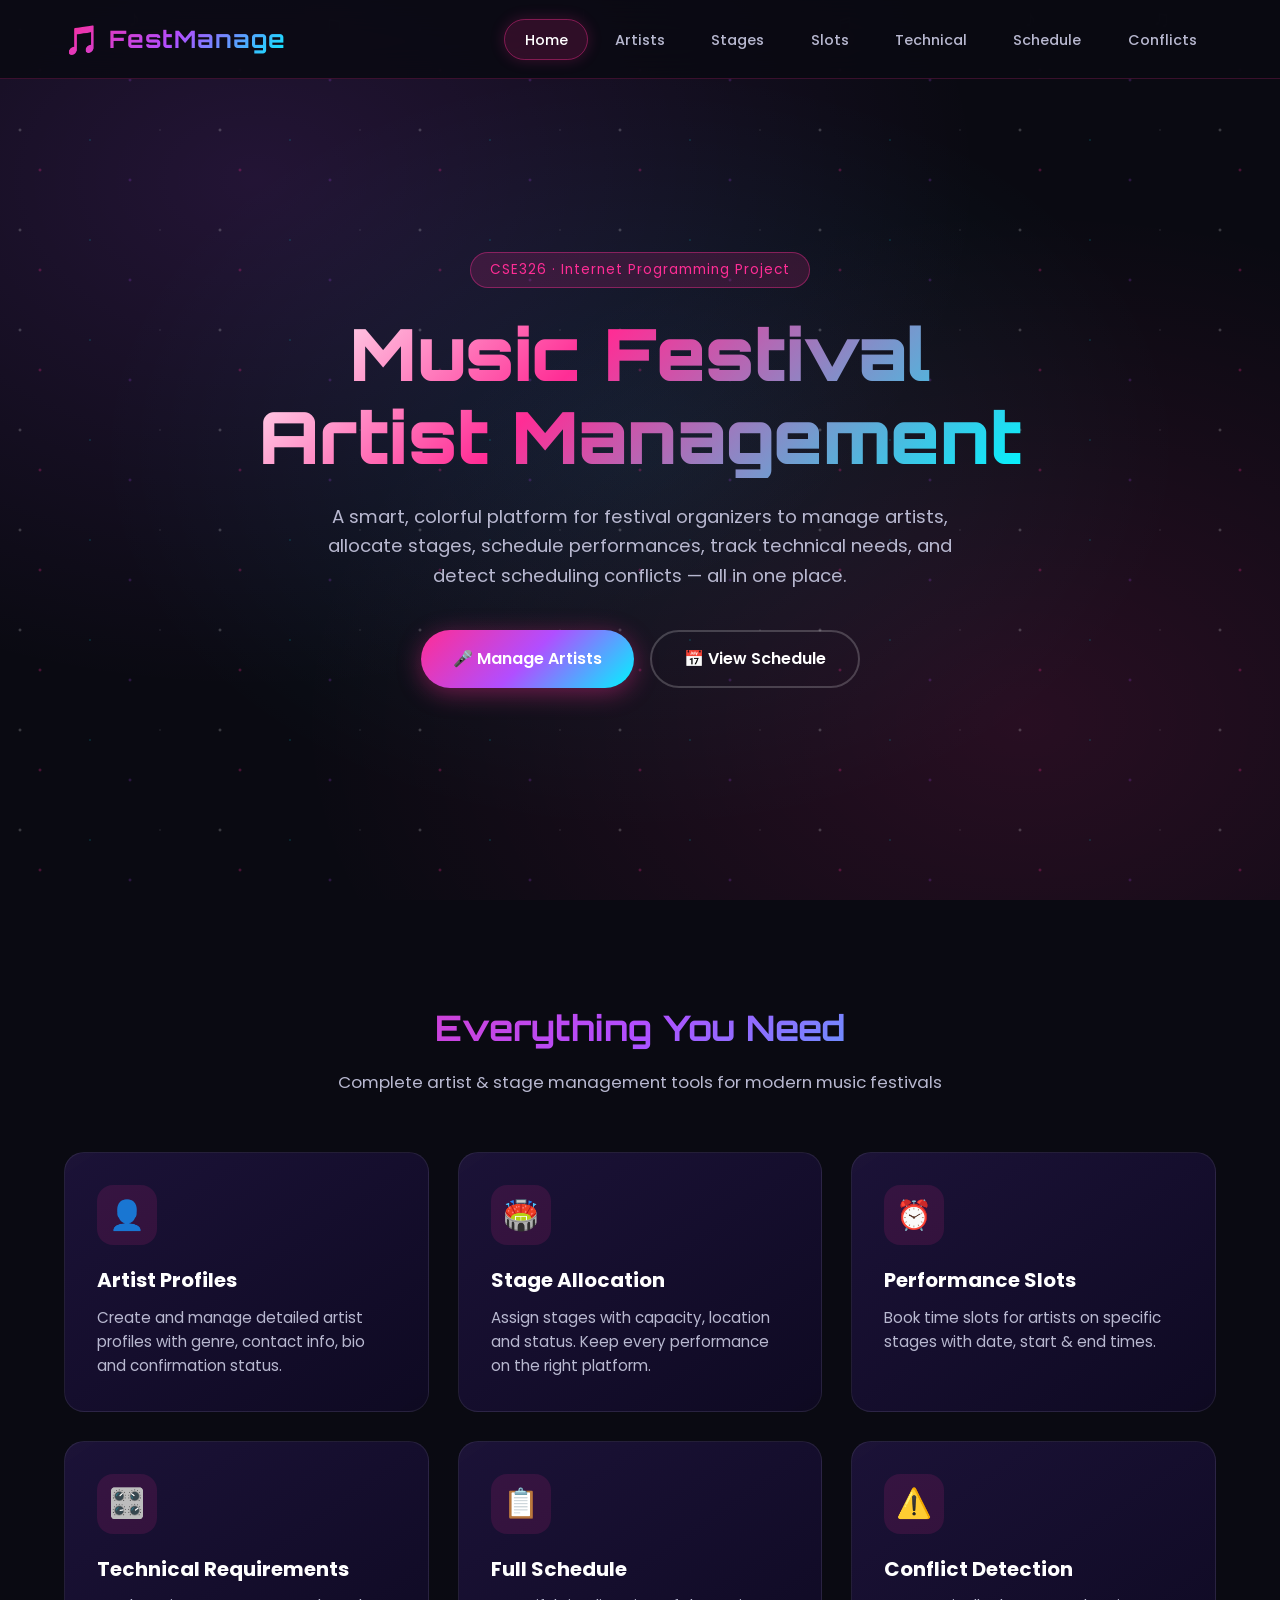
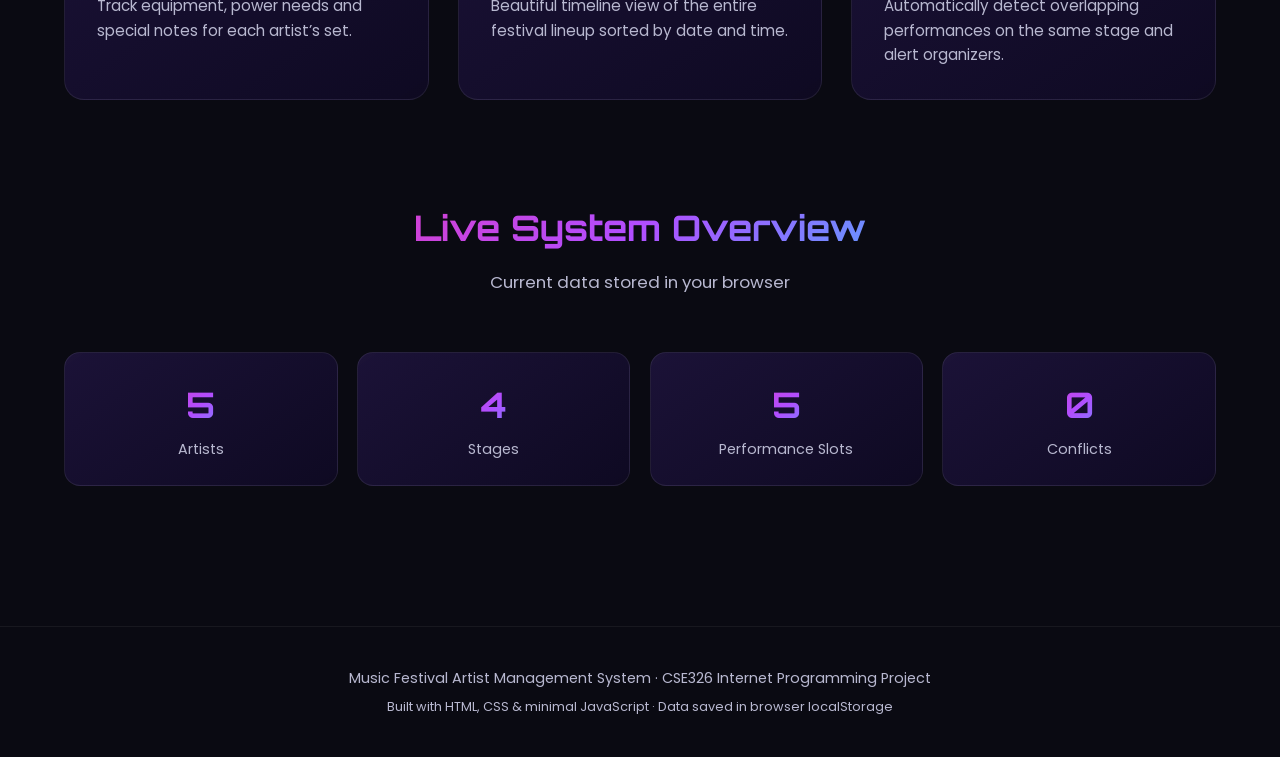
<file: index.html>
<!DOCTYPE html>
<html lang="en">
<head>
    <meta charset="UTF-8">
    <meta name="viewport" content="width=device-width, initial-scale=1.0">
    <title>Music Festival Artist Management System | CSE326 Project</title>
    <link rel="stylesheet" href="style.css">
</head>
<body>
    <div class="bg-animation"></div>

    <!-- Navigation -->
    <nav class="navbar">
        <div class="logo"><span>🎵</span> FestManage</div>
        <ul class="nav-links">
            <li><a href="index.html" class="active">Home</a></li>
            <li><a href="artists.html">Artists</a></li>
            <li><a href="stages.html">Stages</a></li>
            <li><a href="slots.html">Slots</a></li>
            <li><a href="technical.html">Technical</a></li>
            <li><a href="schedule.html">Schedule</a></li>
            <li><a href="conflicts.html">Conflicts</a></li>
        </ul>
        <div class="menu-toggle" onclick="toggleMenu()">
            <span></span><span></span><span></span>
        </div>
    </nav>

    <!-- Hero Section -->
    <section class="hero">
        <div class="music-notes">
            <div class="note">♪</div>
            <div class="note">♫</div>
            <div class="note">♩</div>
            <div class="note">♬</div>
            <div class="note">♪</div>
            <div class="note">♫</div>
        </div>

        <div class="hero-badge">CSE326 · Internet Programming Project</div>
        <h1>Music Festival<br>Artist Management</h1>
        <p>
            A smart, colorful platform for festival organizers to manage artists, 
            allocate stages, schedule performances, track technical needs, 
            and detect scheduling conflicts — all in one place.
        </p>
        <div class="hero-buttons">
            <a href="artists.html" class="btn btn-primary">🎤 Manage Artists</a>
            <a href="schedule.html" class="btn btn-secondary">📅 View Schedule</a>
        </div>
    </section>

    <!-- Features -->
    <section class="section">
        <div class="section-header">
            <h2>Everything You Need</h2>
            <p>Complete artist & stage management tools for modern music festivals</p>
        </div>

        <div class="features-grid">
            <div class="feature-card">
                <div class="feature-icon">👤</div>
                <h3>Artist Profiles</h3>
                <p>Create and manage detailed artist profiles with genre, contact info, bio and confirmation status.</p>
            </div>
            <div class="feature-card">
                <div class="feature-icon">🏟️</div>
                <h3>Stage Allocation</h3>
                <p>Assign stages with capacity, location and status. Keep every performance on the right platform.</p>
            </div>
            <div class="feature-card">
                <div class="feature-icon">⏰</div>
                <h3>Performance Slots</h3>
                <p>Book time slots for artists on specific stages with date, start & end times.</p>
            </div>
            <div class="feature-card">
                <div class="feature-icon">🎛️</div>
                <h3>Technical Requirements</h3>
                <p>Track equipment, power needs and special notes for each artist’s set.</p>
            </div>
            <div class="feature-card">
                <div class="feature-icon">📋</div>
                <h3>Full Schedule</h3>
                <p>Beautiful timeline view of the entire festival lineup sorted by date and time.</p>
            </div>
            <div class="feature-card">
                <div class="feature-icon">⚠️</div>
                <h3>Conflict Detection</h3>
                <p>Automatically detect overlapping performances on the same stage and alert organizers.</p>
            </div>
        </div>
    </section>

    <!-- Quick Stats Preview -->
    <section class="section" style="padding-top:0">
        <div class="section-header">
            <h2>Live System Overview</h2>
            <p>Current data stored in your browser</p>
        </div>
        <div class="stats-row">
            <div class="stat-card">
                <div class="stat-number" id="stat-artists">0</div>
                <div class="stat-label">Artists</div>
            </div>
            <div class="stat-card">
                <div class="stat-number" id="stat-stages">0</div>
                <div class="stat-label">Stages</div>
            </div>
            <div class="stat-card">
                <div class="stat-number" id="stat-slots">0</div>
                <div class="stat-label">Performance Slots</div>
            </div>
            <div class="stat-card">
                <div class="stat-number" id="stat-conflicts">0</div>
                <div class="stat-label">Conflicts</div>
            </div>
        </div>
    </section>

    <footer>
        <p>Music Festival Artist Management System · CSE326 Internet Programming Project</p>
        <p style="margin-top:0.4rem;font-size:0.8rem">Built with HTML, CSS & minimal JavaScript · Data saved in browser localStorage</p>
    </footer>

    <div id="toast" class="toast"></div>
    <script src="app.js"></script>
</body>
</html>
</file>
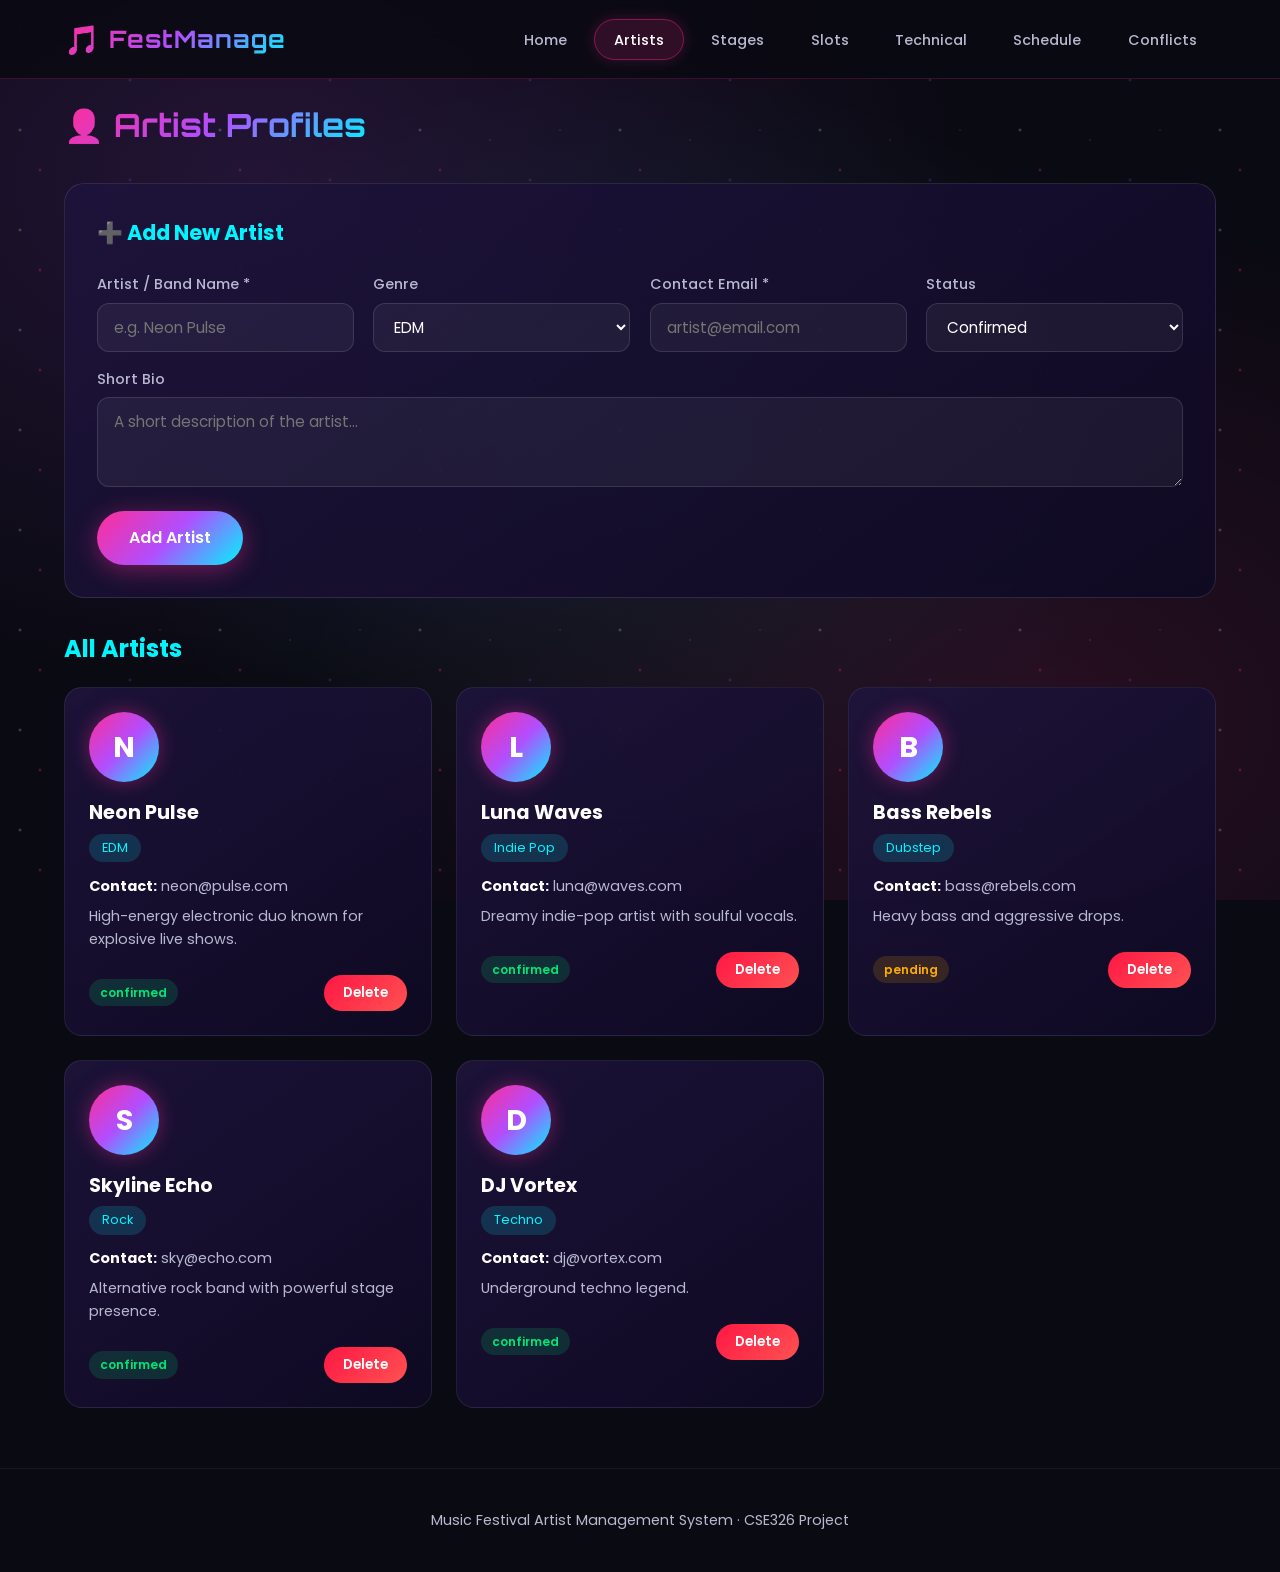
<file: artists.html>
<!DOCTYPE html>
<html lang="en">
<head>
    <meta charset="UTF-8">
    <meta name="viewport" content="width=device-width, initial-scale=1.0">
    <title>Artist Profiles | FestManage</title>
    <link rel="stylesheet" href="style.css">
</head>
<body>
    <div class="bg-animation"></div>

    <nav class="navbar">
        <div class="logo"><span>🎵</span> FestManage</div>
        <ul class="nav-links">
            <li><a href="index.html">Home</a></li>
            <li><a href="artists.html" class="active">Artists</a></li>
            <li><a href="stages.html">Stages</a></li>
            <li><a href="slots.html">Slots</a></li>
            <li><a href="technical.html">Technical</a></li>
            <li><a href="schedule.html">Schedule</a></li>
            <li><a href="conflicts.html">Conflicts</a></li>
        </ul>
        <div class="menu-toggle" onclick="toggleMenu()">
            <span></span><span></span><span></span>
        </div>
    </nav>

    <div class="page-container">
        <div class="page-title">
            <h1>👤 Artist Profiles</h1>
        </div>

        <!-- Add Artist Form -->
        <div class="form-card">
            <h2>➕ Add New Artist</h2>
            <form id="artist-form">
                <div class="form-grid">
                    <div class="form-group">
                        <label>Artist / Band Name *</label>
                        <input type="text" id="artist-name" placeholder="e.g. Neon Pulse" required>
                    </div>
                    <div class="form-group">
                        <label>Genre</label>
                        <select id="artist-genre">
                            <option value="EDM">EDM</option>
                            <option value="Techno">Techno</option>
                            <option value="House">House</option>
                            <option value="Dubstep">Dubstep</option>
                            <option value="Indie Pop">Indie Pop</option>
                            <option value="Rock">Rock</option>
                            <option value="Hip-Hop">Hip-Hop</option>
                            <option value="Pop">Pop</option>
                            <option value="Jazz">Jazz</option>
                            <option value="Other">Other</option>
                        </select>
                    </div>
                    <div class="form-group">
                        <label>Contact Email *</label>
                        <input type="email" id="artist-contact" placeholder="artist@email.com" required>
                    </div>
                    <div class="form-group">
                        <label>Status</label>
                        <select id="artist-status">
                            <option value="confirmed">Confirmed</option>
                            <option value="pending">Pending</option>
                        </select>
                    </div>
                </div>
                <div class="form-group">
                    <label>Short Bio</label>
                    <textarea id="artist-bio" placeholder="A short description of the artist..."></textarea>
                </div>
                <button type="submit" class="btn btn-primary">Add Artist</button>
            </form>
        </div>

        <!-- Artists List -->
        <h2 style="margin-bottom:1.2rem;color:var(--neon-cyan)">All Artists</h2>
        <div class="card-grid" id="artists-list">
            <!-- Filled by JS -->
        </div>
    </div>

    <footer>
        <p>Music Festival Artist Management System · CSE326 Project</p>
    </footer>

    <div id="toast" class="toast"></div>
    <script src="app.js"></script>
</body>
</html>
</file>
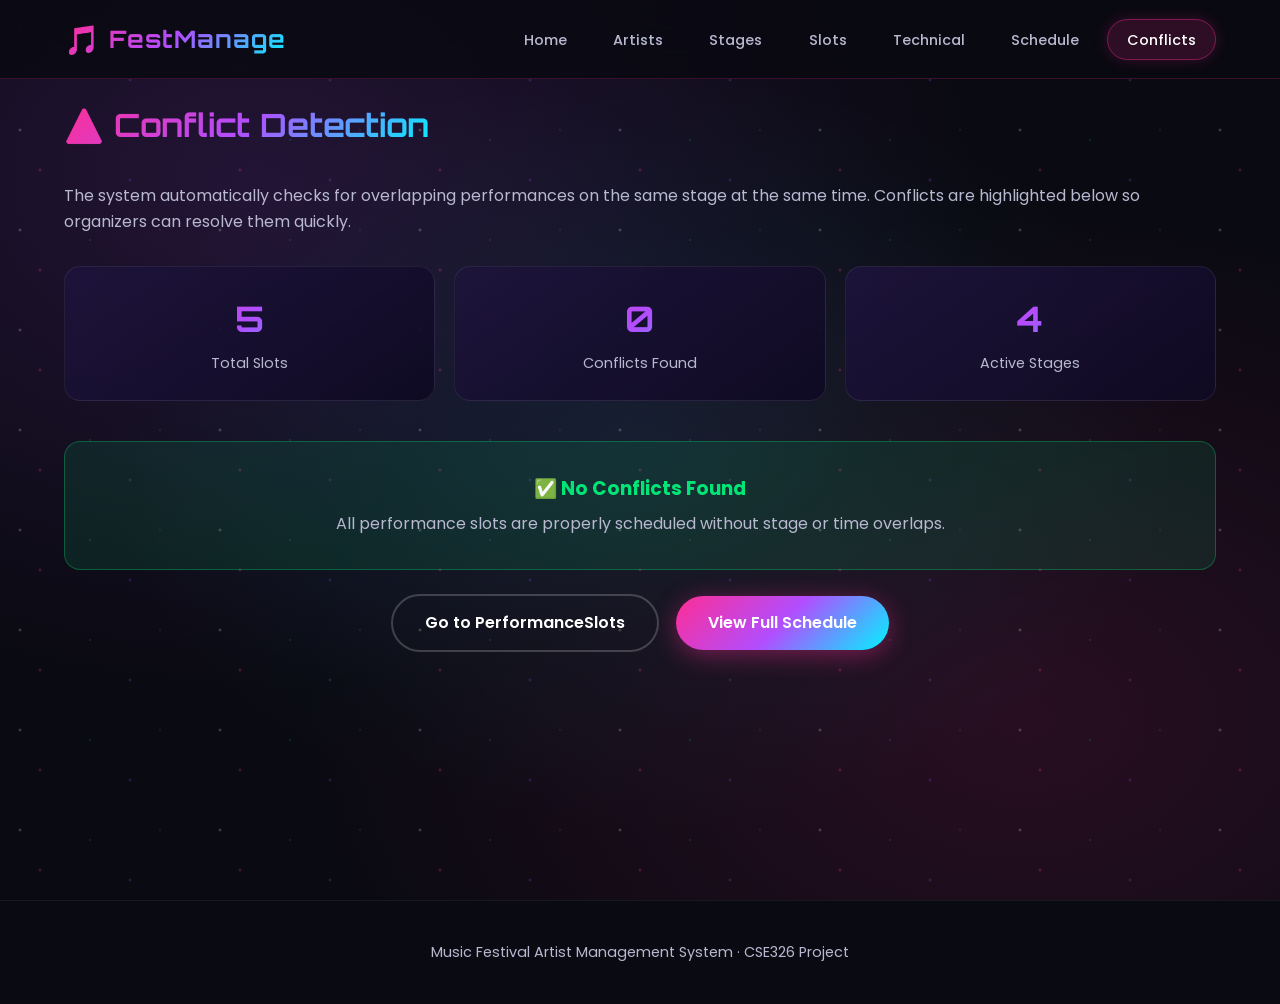
<file: conflicts.html>
<!DOCTYPE html>
<html lang="en">
<head>
    <meta charset="UTF-8">
    <meta name="viewport" content="width=device-width, initial-scale=1.0">
    <title>Conflict Detection | FestManage</title>
    <link rel="stylesheet" href="style.css">
</head>
<body>
    <div class="bg-animation"></div>

    <nav class="navbar">
        <div class="logo"><span>🎵</span> FestManage</div>
        <ul class="nav-links">
            <li><a href="index.html">Home</a></li>
            <li><a href="artists.html">Artists</a></li>
            <li><a href="stages.html">Stages</a></li>
            <li><a href="slots.html">Slots</a></li>
            <li><a href="technical.html">Technical</a></li>
            <li><a href="schedule.html">Schedule</a></li>
            <li><a href="conflicts.html" class="active">Conflicts</a></li>
        </ul>
        <div class="menu-toggle" onclick="toggleMenu()">
            <span></span><span></span><span></span>
        </div>
    </nav>

    <div class="page-container">
        <div class="page-title">
            <h1>⚠️ Conflict Detection</h1>
        </div>

        <p style="color:var(--text-secondary);margin-bottom:2rem">
            The system automatically checks for overlapping performances on the same stage at the same time.
            Conflicts are highlighted below so organizers can resolve them quickly.
        </p>

        <!-- Stats -->
        <div class="stats-row">
            <div class="stat-card">
                <div class="stat-number" id="stat-slots">0</div>
                <div class="stat-label">Total Slots</div>
            </div>
            <div class="stat-card">
                <div class="stat-number" id="stat-conflicts">0</div>
                <div class="stat-label">Conflicts Found</div>
            </div>
            <div class="stat-card">
                <div class="stat-number" id="stat-stages">0</div>
                <div class="stat-label">Active Stages</div>
            </div>
        </div>

        <!-- Conflicts Area -->
        <div id="conflicts-area">
            <!-- Filled by JS -->
        </div>

        <div class="mt-2" style="text-align:center">
            <a href="slots.html" class="btn btn-secondary">Go to PerformanceSlots</a>
            <a href="schedule.html" class="btn btn-primary" style="margin-left:0.8rem">View Full Schedule</a>
        </div>
    </div>

    <footer>
        <p>Music Festival Artist Management System · CSE326 Project</p>
    </footer>

    <div id="toast" class="toast"></div>
    <script src="app.js"></script>
</body>
</html>
</file>
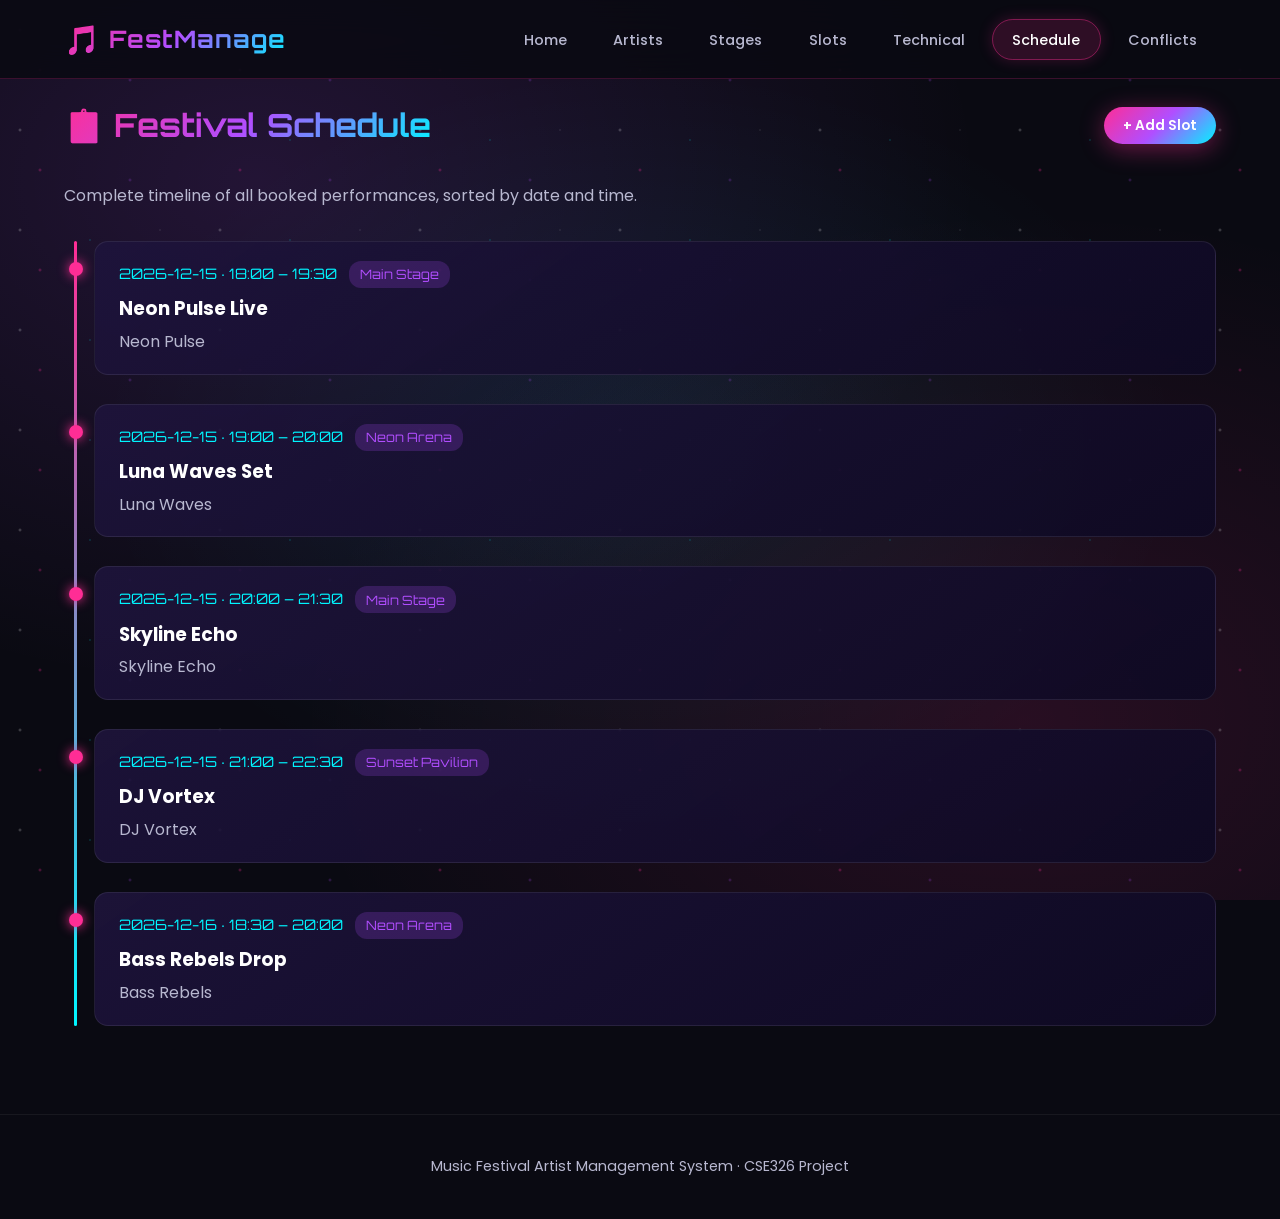
<file: schedule.html>
<!DOCTYPE html>
<html lang="en">
<head>
    <meta charset="UTF-8">
    <meta name="viewport" content="width=device-width, initial-scale=1.0">
    <title>Festival Schedule | FestManage</title>
    <link rel="stylesheet" href="style.css">
</head>
<body>
    <div class="bg-animation"></div>

    <nav class="navbar">
        <div class="logo"><span>🎵</span> FestManage</div>
        <ul class="nav-links">
            <li><a href="index.html">Home</a></li>
            <li><a href="artists.html">Artists</a></li>
            <li><a href="stages.html">Stages</a></li>
            <li><a href="slots.html">Slots</a></li>
            <li><a href="technical.html">Technical</a></li>
            <li><a href="schedule.html" class="active">Schedule</a></li>
            <li><a href="conflicts.html">Conflicts</a></li>
        </ul>
        <div class="menu-toggle" onclick="toggleMenu()">
            <span></span><span></span><span></span>
        </div>
    </nav>

    <div class="page-container">
        <div class="page-title">
            <h1>📋 Festival Schedule</h1>
            <a href="slots.html" class="btn btn-primary btn-sm">+ Add Slot</a>
        </div>

        <p style="color:var(--text-secondary);margin-bottom:2rem">
            Complete timeline of all booked performances, sorted by date and time.
        </p>

        <div class="timeline" id="schedule-timeline">
            <!-- Filled by JS -->
        </div>
    </div>

    <footer>
        <p>Music Festival Artist Management System · CSE326 Project</p>
    </footer>

    <div id="toast" class="toast"></div>
    <script src="app.js"></script>
</body>
</html>
</file>
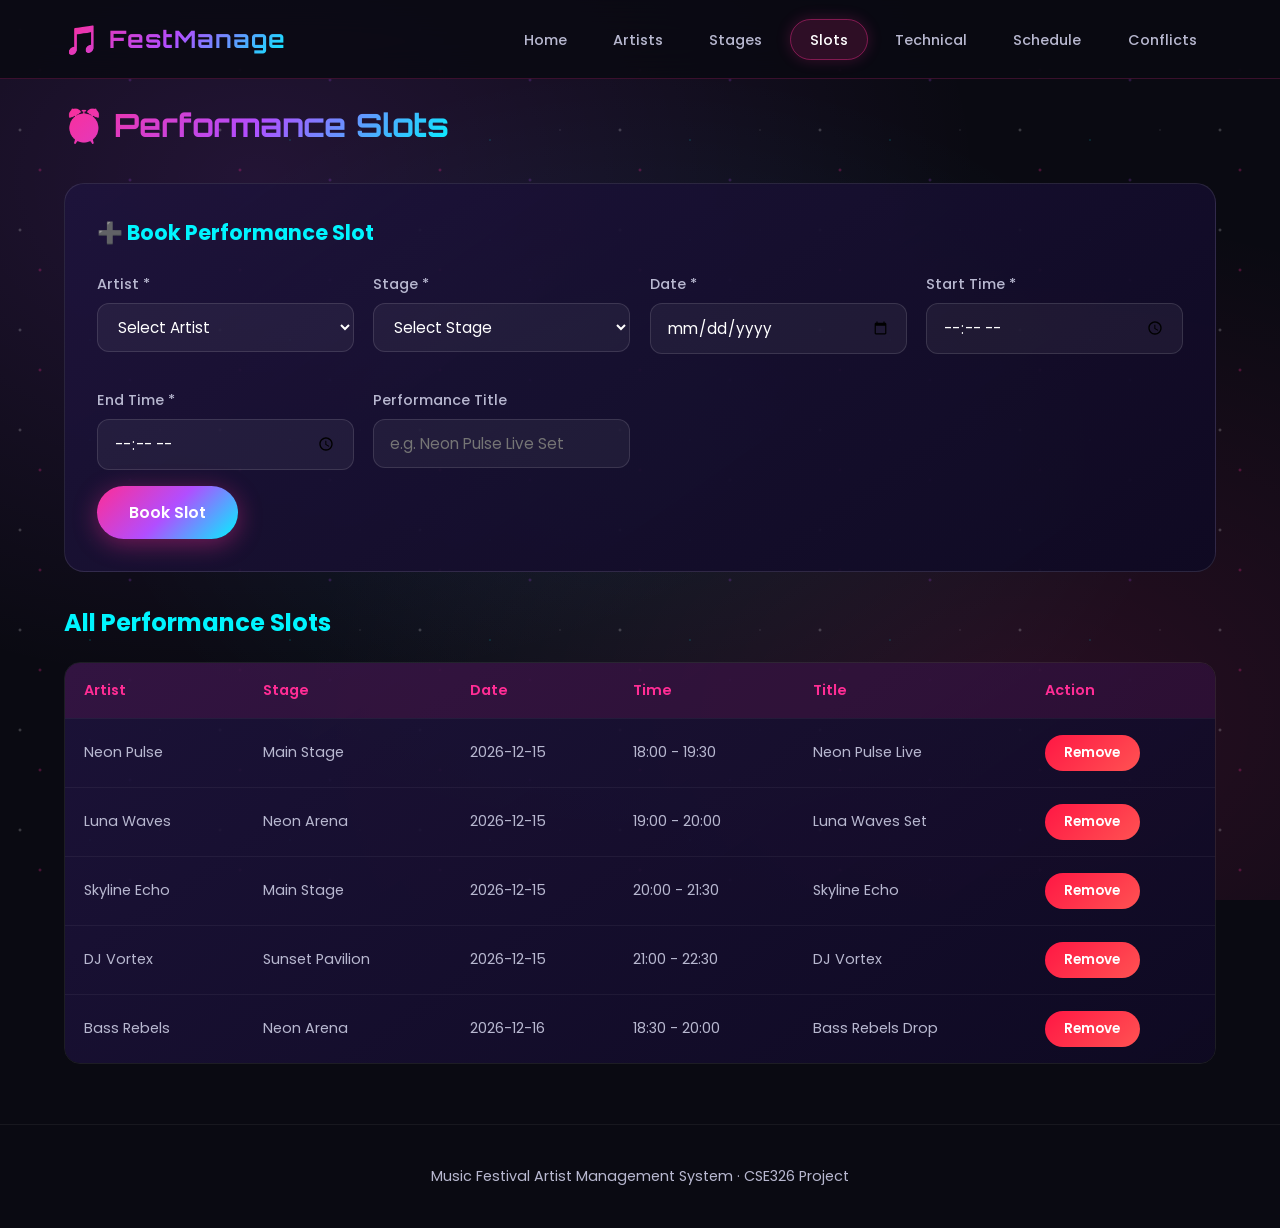
<file: slots.html>
<!DOCTYPE html>
<html lang="en">
<head>
    <meta charset="UTF-8">
    <meta name="viewport" content="width=device-width, initial-scale=1.0">
    <title>PerformanceSlots | FestManage</title>
    <link rel="stylesheet" href="style.css">
</head>
<body>
    <div class="bg-animation"></div>

    <nav class="navbar">
        <div class="logo"><span>🎵</span> FestManage</div>
        <ul class="nav-links">
            <li><a href="index.html">Home</a></li>
            <li><a href="artists.html">Artists</a></li>
            <li><a href="stages.html">Stages</a></li>
            <li><a href="slots.html" class="active">Slots</a></li>
            <li><a href="technical.html">Technical</a></li>
            <li><a href="schedule.html">Schedule</a></li>
            <li><a href="conflicts.html">Conflicts</a></li>
        </ul>
        <div class="menu-toggle" onclick="toggleMenu()">
            <span></span><span></span><span></span>
        </div>
    </nav>

    <div class="page-container">
        <div class="page-title">
            <h1>⏰ Performance Slots</h1>
        </div>

        <!-- Add Slot Form -->
        <div class="form-card">
            <h2>➕ Book Performance Slot</h2>
            <form id="slot-form">
                <div class="form-grid">
                    <div class="form-group">
                        <label>Artist *</label>
                        <select id="slot-artist" class="artist-select" required>
                            <option value="">Select Artist</option>
                        </select>
                    </div>
                    <div class="form-group">
                        <label>Stage *</label>
                        <select id="slot-stage" class="stage-select" required>
                            <option value="">Select Stage</option>
                        </select>
                    </div>
                    <div class="form-group">
                        <label>Date *</label>
                        <input type="date" id="slot-date" required>
                    </div>
                    <div class="form-group">
                        <label>Start Time *</label>
                        <input type="time" id="slot-start" required>
                    </div>
                    <div class="form-group">
                        <label>End Time *</label>
                        <input type="time" id="slot-end" required>
                    </div>
                    <div class="form-group">
                        <label>Performance Title</label>
                        <input type="text" id="slot-title" placeholder="e.g. Neon Pulse Live Set">
                    </div>
                </div>
                <button type="submit" class="btn btn-primary">Book Slot</button>
            </form>
        </div>

        <!-- Slots Table -->
        <h2 style="margin-bottom:1.2rem;color:var(--neon-cyan)">All Performance Slots</h2>
        <div id="slots-list">
            <!-- Filled by JS -->
        </div>
    </div>

    <footer>
        <p>Music Festival Artist Management System · CSE326 Project</p>
    </footer>

    <div id="toast" class="toast"></div>
    <script src="app.js"></script>
</body>
</html>
</file>
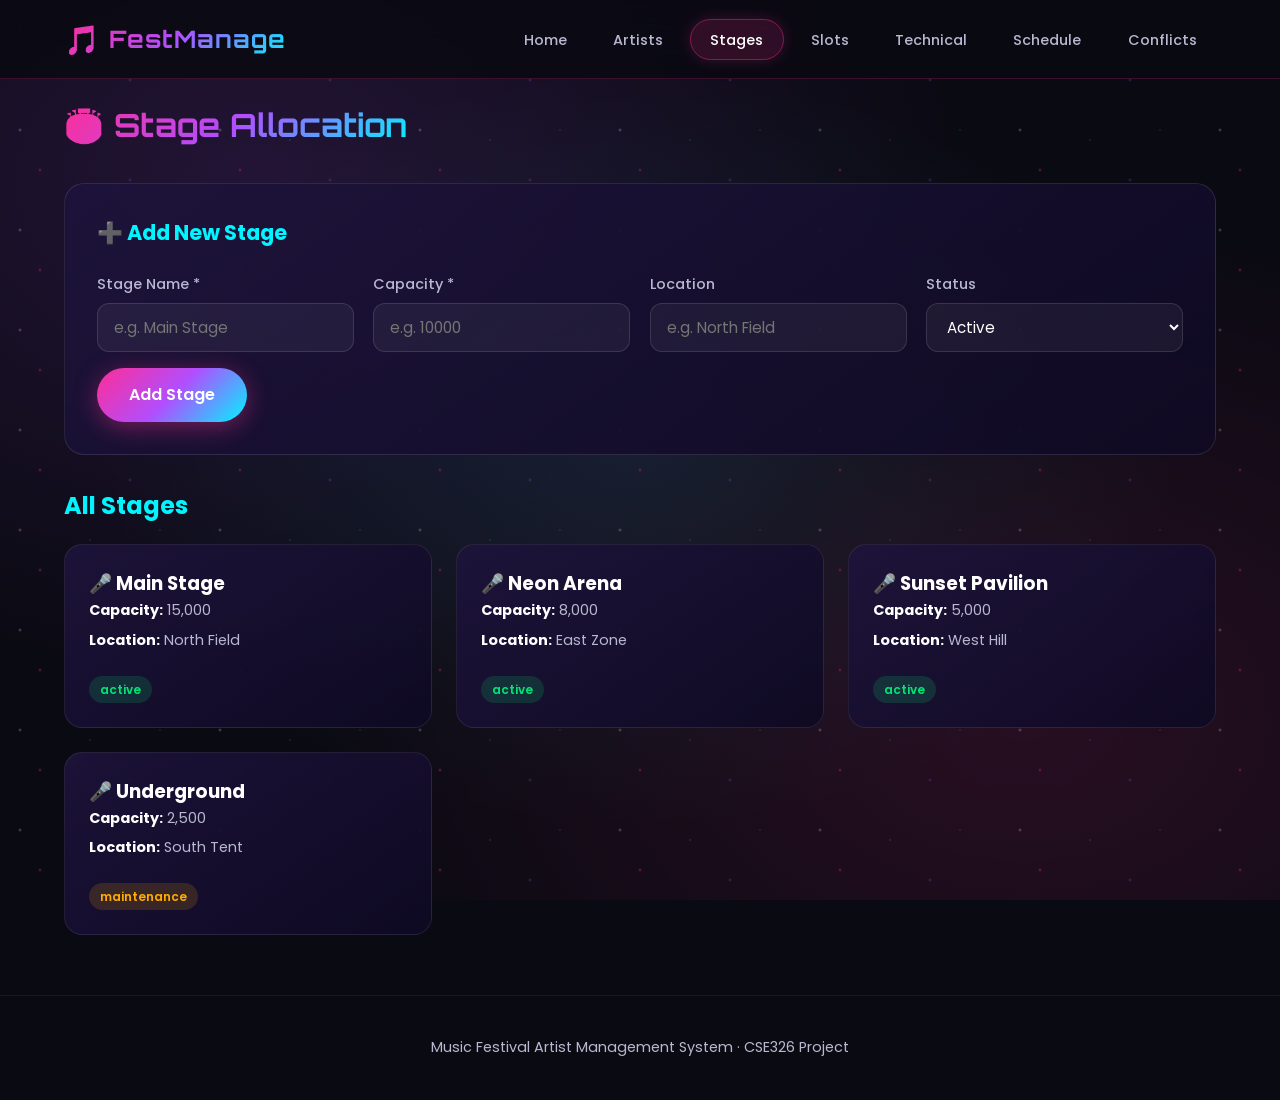
<file: stages.html>
<!DOCTYPE html>
<html lang="en">
<head>
    <meta charset="UTF-8">
    <meta name="viewport" content="width=device-width, initial-scale=1.0">
    <title>Stage Allocation | FestManage</title>
    <link rel="stylesheet" href="style.css">
</head>
<body>
    <div class="bg-animation"></div>

    <nav class="navbar">
        <div class="logo"><span>🎵</span> FestManage</div>
        <ul class="nav-links">
            <li><a href="index.html">Home</a></li>
            <li><a href="artists.html">Artists</a></li>
            <li><a href="stages.html" class="active">Stages</a></li>
            <li><a href="slots.html">Slots</a></li>
            <li><a href="technical.html">Technical</a></li>
            <li><a href="schedule.html">Schedule</a></li>
            <li><a href="conflicts.html">Conflicts</a></li>
        </ul>
        <div class="menu-toggle" onclick="toggleMenu()">
            <span></span><span></span><span></span>
        </div>
    </nav>

    <div class="page-container">
        <div class="page-title">
            <h1>🏟️ Stage Allocation</h1>
        </div>

        <!-- Add Stage Form -->
        <div class="form-card">
            <h2>➕ Add New Stage</h2>
            <form id="stage-form">
                <div class="form-grid">
                    <div class="form-group">
                        <label>Stage Name *</label>
                        <input type="text" id="stage-name" placeholder="e.g. Main Stage" required>
                    </div>
                    <div class="form-group">
                        <label>Capacity *</label>
                        <input type="number" id="stage-capacity" placeholder="e.g. 10000" min="100" required>
                    </div>
                    <div class="form-group">
                        <label>Location</label>
                        <input type="text" id="stage-location" placeholder="e.g. North Field">
                    </div>
                    <div class="form-group">
                        <label>Status</label>
                        <select id="stage-status">
                            <option value="active">Active</option>
                            <option value="maintenance">Maintenance</option>
                        </select>
                    </div>
                </div>
                <button type="submit" class="btn btn-primary">Add Stage</button>
            </form>
        </div>

        <!-- Stages List -->
        <h2 style="margin-bottom:1.2rem;color:var(--neon-cyan)">All Stages</h2>
        <div class="card-grid" id="stages-list">
            <!-- Filled by JS -->
        </div>
    </div>

    <footer>
        <p>Music Festival Artist Management System · CSE326 Project</p>
    </footer>

    <div id="toast" class="toast"></div>
    <script src="app.js"></script>
</body>
</html>
</file>
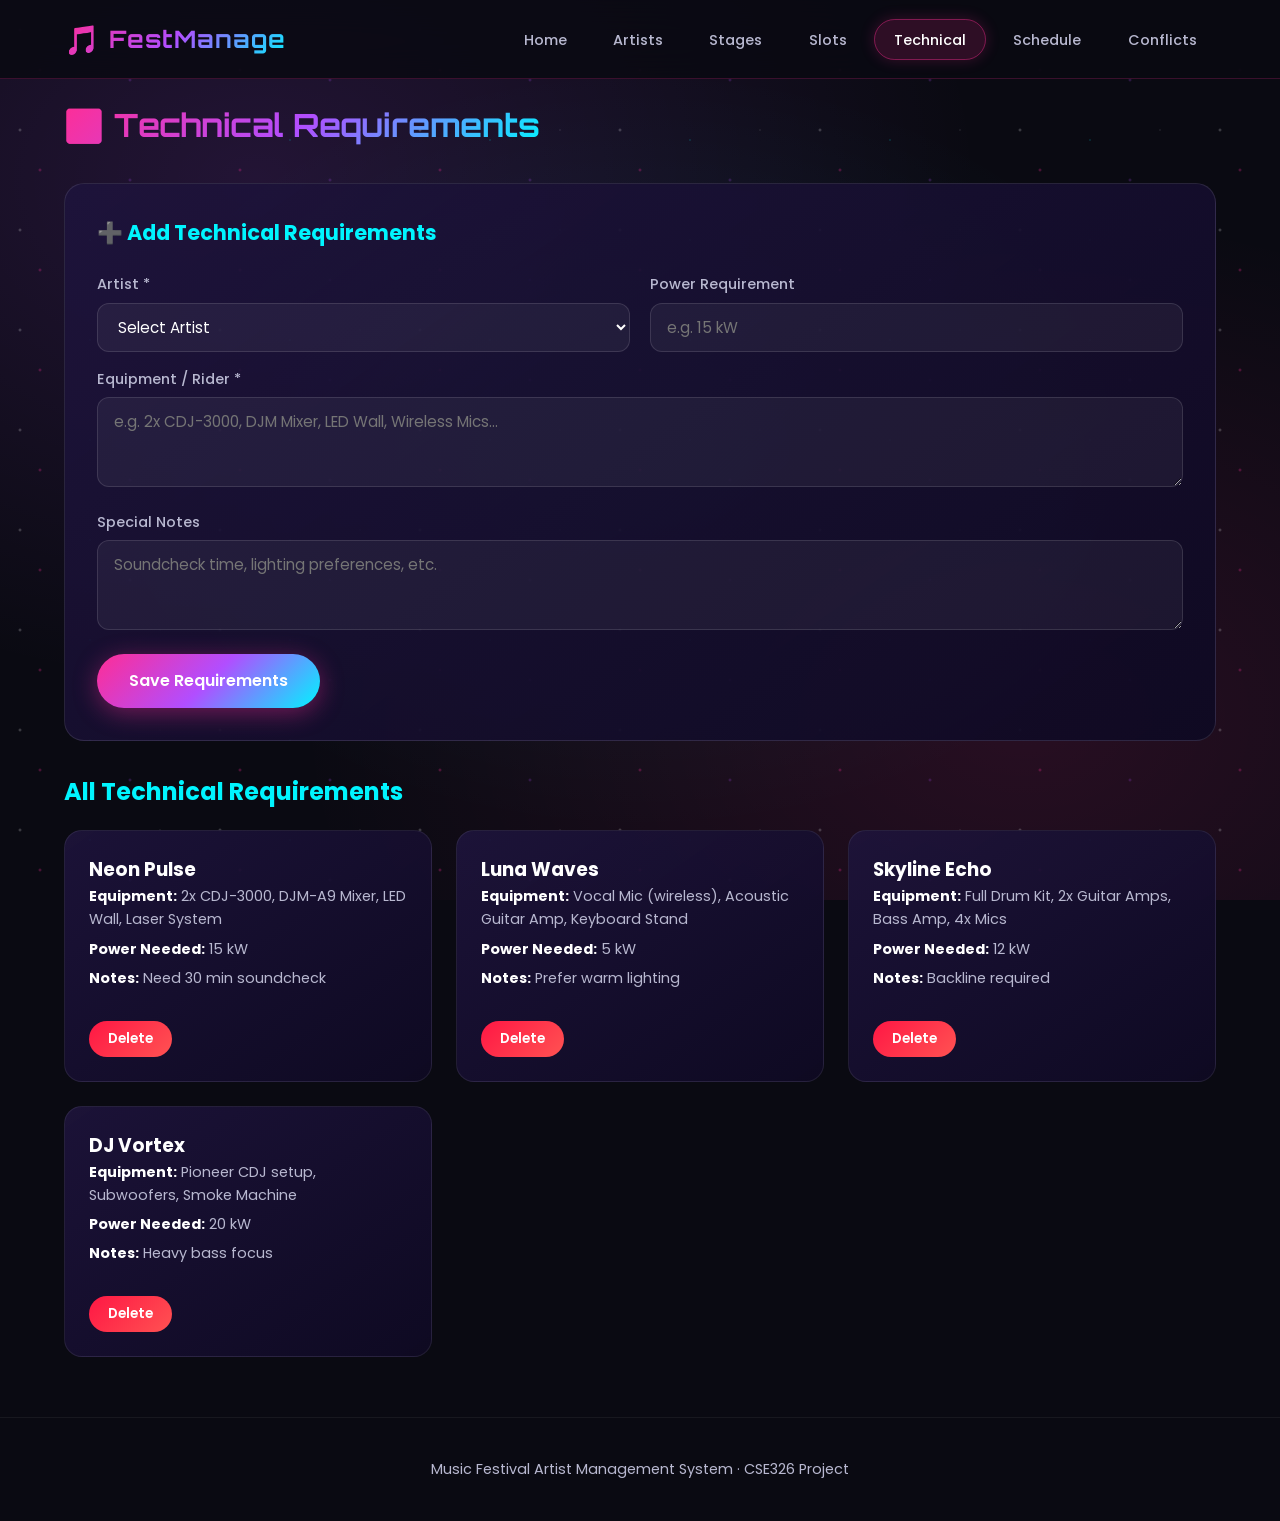
<file: technical.html>
<!DOCTYPE html>
<html lang="en">
<head>
    <meta charset="UTF-8">
    <meta name="viewport" content="width=device-width, initial-scale=1.0">
    <title>Technical Requirements | FestManage</title>
    <link rel="stylesheet" href="style.css">
</head>
<body>
    <div class="bg-animation"></div>

    <nav class="navbar">
        <div class="logo"><span>🎵</span> FestManage</div>
        <ul class="nav-links">
            <li><a href="index.html">Home</a></li>
            <li><a href="artists.html">Artists</a></li>
            <li><a href="stages.html">Stages</a></li>
            <li><a href="slots.html">Slots</a></li>
            <li><a href="technical.html" class="active">Technical</a></li>
            <li><a href="schedule.html">Schedule</a></li>
            <li><a href="conflicts.html">Conflicts</a></li>
        </ul>
        <div class="menu-toggle" onclick="toggleMenu()">
            <span></span><span></span><span></span>
        </div>
    </nav>

    <div class="page-container">
        <div class="page-title">
            <h1>🎛️ Technical Requirements</h1>
        </div>

        <!-- Add Tech Form -->
        <div class="form-card">
            <h2>➕ Add Technical Requirements</h2>
            <form id="tech-form">
                <div class="form-grid">
                    <div class="form-group">
                        <label>Artist *</label>
                        <select id="tech-artist" class="artist-select" required>
                            <option value="">Select Artist</option>
                        </select>
                    </div>
                    <div class="form-group">
                        <label>Power Requirement</label>
                        <input type="text" id="tech-power" placeholder="e.g. 15 kW">
                    </div>
                </div>
                <div class="form-group">
                    <label>Equipment / Rider *</label>
                    <textarea id="tech-items" placeholder="e.g. 2x CDJ-3000, DJM Mixer, LED Wall, Wireless Mics..." required></textarea>
                </div>
                <div class="form-group">
                    <label>Special Notes</label>
                    <textarea id="tech-notes" placeholder="Soundcheck time, lighting preferences, etc."></textarea>
                </div>
                <button type="submit" class="btn btn-primary">Save Requirements</button>
            </form>
        </div>

        <!-- Tech List -->
        <h2 style="margin-bottom:1.2rem;color:var(--neon-cyan)">All Technical Requirements</h2>
        <div class="card-grid" id="tech-list">
            <!-- Filled by JS -->
        </div>
    </div>

    <footer>
        <p>Music Festival Artist Management System · CSE326 Project</p>
    </footer>

    <div id="toast" class="toast"></div>
    <script src="app.js"></script>
</body>
</html>
</file>
<file: style.css>
/* ============================================
   MUSIC FESTIVAL ARTIST MANAGEMENT SYSTEM
   CSE326 - Internet Programming Project
   Beautiful Neon Festival Theme
============================================ */

@import url('https://fonts.googleapis.com/css2?family=Poppins:wght@300;400;500;600;700;800&family=Orbitron:wght@500;700;900&display=swap');

:root {
    --bg-dark: #0a0a12;
    --bg-card: rgba(20, 15, 40, 0.75);
    --bg-glass: rgba(255, 255, 255, 0.05);
    --neon-pink: #ff2d95;
    --neon-cyan: #00f5ff;
    --neon-purple: #b14eff;
    --neon-orange: #ff6b35;
    --neon-yellow: #ffe66d;
    --text-primary: #ffffff;
    --text-secondary: #b8b8d0;
    --border-glow: rgba(255, 45, 149, 0.3);
    --success: #00e676;
    --warning: #ffab00;
    --danger: #ff1744;
    --gradient-main: linear-gradient(135deg, #ff2d95, #b14eff, #00f5ff);
    --gradient-card: linear-gradient(145deg, rgba(30, 20, 60, 0.9), rgba(15, 10, 35, 0.95));
    --shadow-neon: 0 0 20px rgba(255, 45, 149, 0.4);
    --shadow-cyan: 0 0 20px rgba(0, 245, 255, 0.3);
}

* {
    margin: 0;
    padding: 0;
    box-sizing: border-box;
}

html {
    scroll-behavior: smooth;
}

body {
    font-family: 'Poppins', sans-serif;
    background: var(--bg-dark);
    color: var(--text-primary);
    min-height: 100vh;
    overflow-x: hidden;
    line-height: 1.6;
}

/* Animated Background */
.bg-animation {
    position: fixed;
    top: 0;
    left: 0;
    width: 100%;
    height: 100%;
    z-index: -1;
    background: 
        radial-gradient(ellipse at 20% 20%, rgba(177, 78, 255, 0.15) 0%, transparent 50%),
        radial-gradient(ellipse at 80% 80%, rgba(255, 45, 149, 0.12) 0%, transparent 50%),
        radial-gradient(ellipse at 50% 50%, rgba(0, 245, 255, 0.08) 0%, transparent 60%),
        var(--bg-dark);
}

.bg-animation::before {
    content: '';
    position: absolute;
    width: 100%;
    height: 100%;
    background-image: 
        radial-gradient(2px 2px at 20px 30px, rgba(255,255,255,0.3), transparent),
        radial-gradient(2px 2px at 40px 70px, rgba(255,45,149,0.4), transparent),
        radial-gradient(1px 1px at 90px 40px, rgba(0,245,255,0.4), transparent),
        radial-gradient(2px 2px at 130px 80px, rgba(177,78,255,0.3), transparent),
        radial-gradient(1px 1px at 160px 30px, rgba(255,255,255,0.2), transparent);
    background-size: 200px 100px;
    animation: twinkle 8s linear infinite;
}

@keyframes twinkle {
    0%, 100% { opacity: 0.6; }
    50% { opacity: 1; }
}

/* ========== NAVIGATION ========== */
.navbar {
    position: fixed;
    top: 0;
    left: 0;
    width: 100%;
    padding: 1rem 5%;
    display: flex;
    justify-content: space-between;
    align-items: center;
    background: rgba(10, 10, 18, 0.85);
    backdrop-filter: blur(20px);
    border-bottom: 1px solid rgba(255, 45, 149, 0.2);
    z-index: 1000;
    transition: all 0.3s ease;
}

.logo {
    font-family: 'Orbitron', sans-serif;
    font-size: 1.5rem;
    font-weight: 700;
    background: var(--gradient-main);
    -webkit-background-clip: text;
    -webkit-text-fill-color: transparent;
    background-clip: text;
    letter-spacing: 1px;
    display: flex;
    align-items: center;
    gap: 0.5rem;
}

.logo span {
    font-size: 1.8rem;
}

.nav-links {
    display: flex;
    gap: 0.5rem;
    list-style: none;
}

.nav-links a {
    color: var(--text-secondary);
    text-decoration: none;
    padding: 0.6rem 1.2rem;
    border-radius: 50px;
    font-size: 0.9rem;
    font-weight: 500;
    transition: all 0.3s ease;
    position: relative;
}

.nav-links a:hover,
.nav-links a.active {
    color: var(--text-primary);
    background: rgba(255, 45, 149, 0.15);
    box-shadow: 0 0 15px rgba(255, 45, 149, 0.2);
}

.nav-links a.active {
    border: 1px solid rgba(255, 45, 149, 0.4);
}

.menu-toggle {
    display: none;
    flex-direction: column;
    gap: 5px;
    cursor: pointer;
    padding: 5px;
}

.menu-toggle span {
    width: 25px;
    height: 3px;
    background: var(--neon-pink);
    border-radius: 3px;
    transition: 0.3s;
}

/* ========== HERO SECTION ========== */
.hero {
    min-height: 100vh;
    display: flex;
    flex-direction: column;
    justify-content: center;
    align-items: center;
    text-align: center;
    padding: 120px 5% 80px;
    position: relative;
}

.hero-badge {
    display: inline-block;
    padding: 0.4rem 1.2rem;
    background: rgba(255, 45, 149, 0.15);
    border: 1px solid rgba(255, 45, 149, 0.4);
    border-radius: 50px;
    font-size: 0.85rem;
    color: var(--neon-pink);
    margin-bottom: 1.5rem;
    letter-spacing: 1px;
    animation: pulse-glow 2s ease-in-out infinite;
}

@keyframes pulse-glow {
    0%, 100% { box-shadow: 0 0 10px rgba(255, 45, 149, 0.3); }
    50% { box-shadow: 0 0 25px rgba(255, 45, 149, 0.6); }
}

.hero h1 {
    font-family: 'Orbitron', sans-serif;
    font-size: clamp(2.5rem, 6vw, 4.5rem);
    font-weight: 900;
    line-height: 1.15;
    margin-bottom: 1.5rem;
    background: linear-gradient(135deg, #fff 0%, #ff2d95 40%, #00f5ff 100%);
    -webkit-background-clip: text;
    -webkit-text-fill-color: transparent;
    background-clip: text;
}

.hero p {
    font-size: 1.15rem;
    color: var(--text-secondary);
    max-width: 650px;
    margin-bottom: 2.5rem;
}

.hero-buttons {
    display: flex;
    gap: 1rem;
    flex-wrap: wrap;
    justify-content: center;
}

.btn {
    display: inline-flex;
    align-items: center;
    gap: 0.5rem;
    padding: 0.9rem 2rem;
    border-radius: 50px;
    font-weight: 600;
    font-size: 1rem;
    text-decoration: none;
    cursor: pointer;
    border: none;
    transition: all 0.3s ease;
    font-family: 'Poppins', sans-serif;
}

.btn-primary {
    background: var(--gradient-main);
    color: white;
    box-shadow: 0 5px 25px rgba(255, 45, 149, 0.4);
}

.btn-primary:hover {
    transform: translateY(-3px);
    box-shadow: 0 8px 35px rgba(255, 45, 149, 0.6);
}

.btn-secondary {
    background: transparent;
    color: var(--text-primary);
    border: 2px solid rgba(255, 255, 255, 0.2);
}

.btn-secondary:hover {
    border-color: var(--neon-cyan);
    color: var(--neon-cyan);
    box-shadow: var(--shadow-cyan);
}

.btn-sm {
    padding: 0.5rem 1.2rem;
    font-size: 0.85rem;
}

.btn-success {
    background: linear-gradient(135deg, #00c853, #00e676);
    color: white;
}

.btn-danger {
    background: linear-gradient(135deg, #ff1744, #ff5252);
    color: white;
}

.btn-warning {
    background: linear-gradient(135deg, #ff6b35, #ffab00);
    color: white;
}

/* Floating Music Notes Animation */
.music-notes {
    position: absolute;
    width: 100%;
    height: 100%;
    top: 0;
    left: 0;
    pointer-events: none;
    overflow: hidden;
}

.note {
    position: absolute;
    font-size: 1.5rem;
    opacity: 0.15;
    animation: float-up 12s linear infinite;
}

.note:nth-child(1) { left: 10%; animation-delay: 0s; }
.note:nth-child(2) { left: 25%; animation-delay: 2s; font-size: 2rem; }
.note:nth-child(3) { left: 45%; animation-delay: 4s; }
.note:nth-child(4) { left: 65%; animation-delay: 1s; font-size: 1.8rem; }
.note:nth-child(5) { left: 80%; animation-delay: 3s; }
.note:nth-child(6) { left: 90%; animation-delay: 5s; }

@keyframes float-up {
    0% { transform: translateY(100vh) rotate(0deg); opacity: 0; }
    10% { opacity: 0.2; }
    90% { opacity: 0.15; }
    100% { transform: translateY(-20vh) rotate(360deg); opacity: 0; }
}

/* ========== FEATURES SECTION ========== */
.section {
    padding: 100px 5%;
    max-width: 1400px;
    margin: 0 auto;
}

.section-header {
    text-align: center;
    margin-bottom: 3.5rem;
}

.section-header h2 {
    font-family: 'Orbitron', sans-serif;
    font-size: 2.2rem;
    margin-bottom: 0.8rem;
    background: var(--gradient-main);
    -webkit-background-clip: text;
    -webkit-text-fill-color: transparent;
    background-clip: text;
}

.section-header p {
    color: var(--text-secondary);
    font-size: 1.05rem;
}

.features-grid {
    display: grid;
    grid-template-columns: repeat(auto-fit, minmax(280px, 1fr));
    gap: 1.8rem;
}

.feature-card {
    background: var(--gradient-card);
    border: 1px solid rgba(255, 255, 255, 0.08);
    border-radius: 20px;
    padding: 2rem;
    transition: all 0.4s ease;
    position: relative;
    overflow: hidden;
}

.feature-card::before {
    content: '';
    position: absolute;
    top: 0;
    left: 0;
    width: 100%;
    height: 3px;
    background: var(--gradient-main);
    transform: scaleX(0);
    transition: transform 0.4s ease;
}

.feature-card:hover {
    transform: translateY(-8px);
    border-color: rgba(255, 45, 149, 0.3);
    box-shadow: 0 15px 40px rgba(0, 0, 0, 0.4), var(--shadow-neon);
}

.feature-card:hover::before {
    transform: scaleX(1);
}

.feature-icon {
    width: 60px;
    height: 60px;
    border-radius: 16px;
    display: flex;
    align-items: center;
    justify-content: center;
    font-size: 1.8rem;
    margin-bottom: 1.2rem;
    background: rgba(255, 45, 149, 0.12);
}

.feature-card h3 {
    font-size: 1.25rem;
    margin-bottom: 0.6rem;
}

.feature-card p {
    color: var(--text-secondary);
    font-size: 0.95rem;
}

/* ========== PAGE LAYOUT (Dashboard style) ========== */
.page-container {
    padding: 100px 5% 60px;
    max-width: 1400px;
    margin: 0 auto;
    min-height: 100vh;
}

.page-title {
    display: flex;
    justify-content: space-between;
    align-items: center;
    margin-bottom: 2rem;
    flex-wrap: wrap;
    gap: 1rem;
}

.page-title h1 {
    font-family: 'Orbitron', sans-serif;
    font-size: 2rem;
    background: var(--gradient-main);
    -webkit-background-clip: text;
    -webkit-text-fill-color: transparent;
    background-clip: text;
}

/* ========== CARDS & GRIDS ========== */
.card-grid {
    display: grid;
    grid-template-columns: repeat(auto-fill, minmax(300px, 1fr));
    gap: 1.5rem;
}

.artist-card, .stage-card, .slot-card, .tech-card {
    background: var(--gradient-card);
    border: 1px solid rgba(255, 255, 255, 0.08);
    border-radius: 18px;
    padding: 1.5rem;
    transition: all 0.3s ease;
    position: relative;
}

.artist-card:hover, .stage-card:hover {
    transform: translateY(-5px);
    border-color: rgba(0, 245, 255, 0.3);
    box-shadow: var(--shadow-cyan);
}

.artist-avatar {
    width: 70px;
    height: 70px;
    border-radius: 50%;
    background: var(--gradient-main);
    display: flex;
    align-items: center;
    justify-content: center;
    font-size: 1.8rem;
    font-weight: 700;
    margin-bottom: 1rem;
    box-shadow: 0 0 20px rgba(255, 45, 149, 0.4);
}

.artist-card h3 {
    font-size: 1.2rem;
    margin-bottom: 0.3rem;
}

.artist-genre {
    display: inline-block;
    padding: 0.25rem 0.8rem;
    background: rgba(0, 245, 255, 0.15);
    color: var(--neon-cyan);
    border-radius: 20px;
    font-size: 0.8rem;
    margin-bottom: 0.8rem;
}

.artist-info {
    color: var(--text-secondary);
    font-size: 0.9rem;
    margin-bottom: 0.4rem;
}

.artist-info strong {
    color: var(--text-primary);
}

.status-badge {
    display: inline-block;
    padding: 0.25rem 0.7rem;
    border-radius: 20px;
    font-size: 0.75rem;
    font-weight: 600;
}

.status-confirmed {
    background: rgba(0, 230, 118, 0.15);
    color: var(--success);
}

.status-pending {
    background: rgba(255, 171, 0, 0.15);
    color: var(--warning);
}

.status-conflict {
    background: rgba(255, 23, 68, 0.15);
    color: var(--danger);
}

/* ========== FORMS ========== */
.form-card {
    background: var(--gradient-card);
    border: 1px solid rgba(255, 255, 255, 0.1);
    border-radius: 20px;
    padding: 2rem;
    margin-bottom: 2rem;
}

.form-card h2 {
    font-size: 1.3rem;
    margin-bottom: 1.5rem;
    color: var(--neon-cyan);
}

.form-grid {
    display: grid;
    grid-template-columns: repeat(auto-fit, minmax(220px, 1fr));
    gap: 1.2rem;
}

.form-group {
    margin-bottom: 1rem;
}

.form-group label {
    display: block;
    margin-bottom: 0.4rem;
    font-size: 0.9rem;
    color: var(--text-secondary);
    font-weight: 500;
}

.form-group input,
.form-group select,
.form-group textarea {
    width: 100%;
    padding: 0.75rem 1rem;
    background: rgba(255, 255, 255, 0.05);
    border: 1px solid rgba(255, 255, 255, 0.12);
    border-radius: 12px;
    color: var(--text-primary);
    font-family: 'Poppins', sans-serif;
    font-size: 0.95rem;
    transition: all 0.3s ease;
}

.form-group input:focus,
.form-group select:focus,
.form-group textarea:focus {
    outline: none;
    border-color: var(--neon-pink);
    box-shadow: 0 0 0 3px rgba(255, 45, 149, 0.15);
}

.form-group textarea {
    resize: vertical;
    min-height: 90px;
}

.form-group select {
    cursor: pointer;
}

.form-group select option {
    background: #1a1230;
    color: white;
}

/* ========== TABLE / SCHEDULE ========== */
.table-wrapper {
    overflow-x: auto;
    border-radius: 16px;
    border: 1px solid rgba(255, 255, 255, 0.08);
}

table {
    width: 100%;
    border-collapse: collapse;
    background: var(--gradient-card);
}

th {
    background: rgba(255, 45, 149, 0.1);
    padding: 1rem 1.2rem;
    text-align: left;
    font-weight: 600;
    font-size: 0.9rem;
    color: var(--neon-pink);
    white-space: nowrap;
}

td {
    padding: 1rem 1.2rem;
    border-top: 1px solid rgba(255, 255, 255, 0.05);
    font-size: 0.9rem;
    color: var(--text-secondary);
}

tr:hover td {
    background: rgba(255, 255, 255, 0.03);
    color: var(--text-primary);
}

/* ========== STATS CARDS ========== */
.stats-row {
    display: grid;
    grid-template-columns: repeat(auto-fit, minmax(180px, 1fr));
    gap: 1.2rem;
    margin-bottom: 2.5rem;
}

.stat-card {
    background: var(--gradient-card);
    border: 1px solid rgba(255, 255, 255, 0.08);
    border-radius: 16px;
    padding: 1.5rem;
    text-align: center;
    transition: 0.3s;
}

.stat-card:hover {
    border-color: rgba(0, 245, 255, 0.3);
}

.stat-number {
    font-family: 'Orbitron', sans-serif;
    font-size: 2.2rem;
    font-weight: 700;
    background: var(--gradient-main);
    -webkit-background-clip: text;
    -webkit-text-fill-color: transparent;
    background-clip: text;
}

.stat-label {
    color: var(--text-secondary);
    font-size: 0.9rem;
    margin-top: 0.3rem;
}

/* ========== CONFLICT ALERT ========== */
.conflict-box {
    background: rgba(255, 23, 68, 0.1);
    border: 1px solid rgba(255, 23, 68, 0.4);
    border-radius: 16px;
    padding: 1.5rem;
    margin-bottom: 1.5rem;
}

.conflict-box h3 {
    color: var(--danger);
    margin-bottom: 0.8rem;
    display: flex;
    align-items: center;
    gap: 0.5rem;
}

.conflict-item {
    background: rgba(0, 0, 0, 0.3);
    padding: 1rem;
    border-radius: 12px;
    margin-bottom: 0.8rem;
    font-size: 0.9rem;
}

.no-conflict {
    background: rgba(0, 230, 118, 0.1);
    border: 1px solid rgba(0, 230, 118, 0.3);
    border-radius: 16px;
    padding: 2rem;
    text-align: center;
}

.no-conflict h3 {
    color: var(--success);
    margin-bottom: 0.5rem;
}

/* ========== TIMELINE / SCHEDULE VIEW ========== */
.timeline {
    position: relative;
    padding-left: 30px;
}

.timeline::before {
    content: '';
    position: absolute;
    left: 10px;
    top: 0;
    bottom: 0;
    width: 3px;
    background: linear-gradient(to bottom, var(--neon-pink), var(--neon-cyan));
    border-radius: 3px;
}

.timeline-item {
    position: relative;
    margin-bottom: 1.8rem;
    background: var(--gradient-card);
    border: 1px solid rgba(255, 255, 255, 0.08);
    border-radius: 14px;
    padding: 1.2rem 1.5rem;
}

.timeline-item::before {
    content: '';
    position: absolute;
    left: -26px;
    top: 20px;
    width: 14px;
    height: 14px;
    border-radius: 50%;
    background: var(--neon-pink);
    box-shadow: 0 0 12px var(--neon-pink);
}

.timeline-time {
    font-family: 'Orbitron', sans-serif;
    color: var(--neon-cyan);
    font-size: 0.9rem;
    margin-bottom: 0.4rem;
}

.timeline-stage {
    display: inline-block;
    padding: 0.2rem 0.7rem;
    background: rgba(177, 78, 255, 0.2);
    color: var(--neon-purple);
    border-radius: 12px;
    font-size: 0.8rem;
    margin-left: 0.5rem;
}

/* ========== FOOTER ========== */
footer {
    text-align: center;
    padding: 2.5rem 5%;
    border-top: 1px solid rgba(255, 255, 255, 0.06);
    color: var(--text-secondary);
    font-size: 0.9rem;
}

footer a {
    color: var(--neon-pink);
    text-decoration: none;
}

/* ========== MODAL ========== */
.modal-overlay {
    position: fixed;
    top: 0;
    left: 0;
    width: 100%;
    height: 100%;
    background: rgba(0, 0, 0, 0.75);
    backdrop-filter: blur(8px);
    display: none;
    justify-content: center;
    align-items: center;
    z-index: 2000;
    padding: 1rem;
}

.modal-overlay.active {
    display: flex;
}

.modal {
    background: var(--gradient-card);
    border: 1px solid rgba(255, 45, 149, 0.3);
    border-radius: 20px;
    padding: 2rem;
    width: 100%;
    max-width: 500px;
    max-height: 90vh;
    overflow-y: auto;
    animation: modalIn 0.3s ease;
}

@keyframes modalIn {
    from { transform: scale(0.9); opacity: 0; }
    to { transform: scale(1); opacity: 1; }
}

.modal h2 {
    margin-bottom: 1.5rem;
    color: var(--neon-cyan);
}

.modal-actions {
    display: flex;
    gap: 0.8rem;
    margin-top: 1.5rem;
    justify-content: flex-end;
}

/* ========== ALERT / TOAST ========== */
.toast {
    position: fixed;
    bottom: 30px;
    right: 30px;
    background: var(--gradient-card);
    border: 1px solid rgba(0, 230, 118, 0.4);
    padding: 1rem 1.5rem;
    border-radius: 12px;
    box-shadow: 0 10px 30px rgba(0, 0, 0, 0.4);
    z-index: 3000;
    transform: translateY(100px);
    opacity: 0;
    transition: all 0.4s ease;
}

.toast.show {
    transform: translateY(0);
    opacity: 1;
}

/* ========== RESPONSIVE ========== */
@media (max-width: 768px) {
    .nav-links {
        display: none;
        position: absolute;
        top: 70px;
        left: 0;
        width: 100%;
        background: rgba(10, 10, 18, 0.98);
        flex-direction: column;
        padding: 1rem;
        border-bottom: 1px solid rgba(255, 45, 149, 0.2);
    }

    .nav-links.active {
        display: flex;
    }

    .menu-toggle {
        display: flex;
    }

    .hero h1 {
        font-size: 2.2rem;
    }

    .page-title {
        flex-direction: column;
        align-items: flex-start;
    }

    .stats-row {
        grid-template-columns: repeat(2, 1fr);
    }
}

/* Utility */
.hidden {
    display: none !important;
}

.text-center {
    text-align: center;
}

.mt-2 {
    margin-top: 1.5rem;
}

.mb-2 {
    margin-bottom: 1.5rem;
}

.flex-between {
    display: flex;
    justify-content: space-between;
    align-items: center;
    flex-wrap: wrap;
    gap: 0.8rem;
}
</file>
